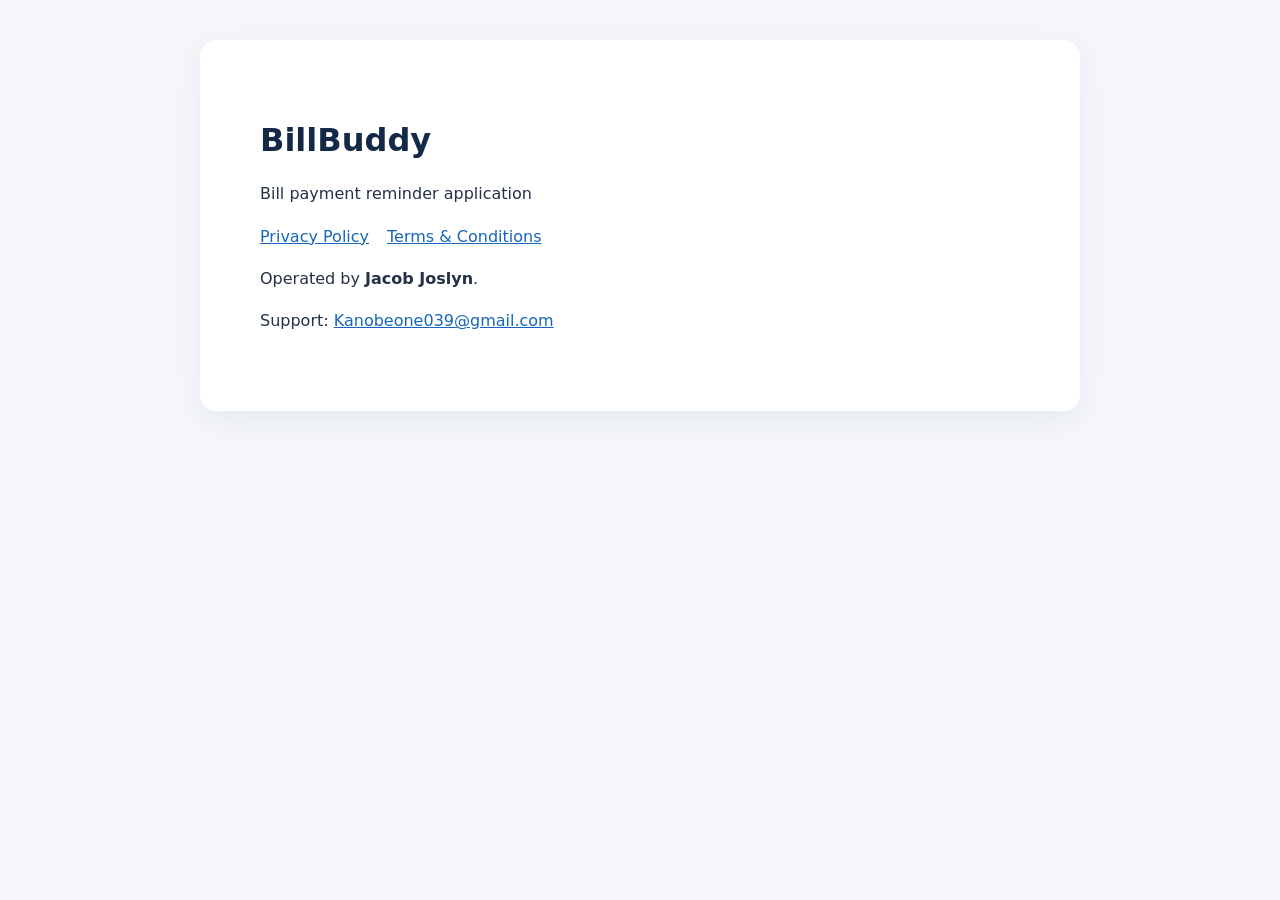
<file: index.html>
<!doctype html><html lang="en"><head><meta charset="utf-8"><meta name="viewport" content="width=device-width,initial-scale=1"><title>BillBuddy — Legal</title><link rel="stylesheet" href="style.css"></head><body><main><h1>BillBuddy</h1><p>Bill payment reminder application</p><nav><a href="privacy.html">Privacy Policy</a><a href="terms.html">Terms &amp; Conditions</a></nav><p>Operated by <strong>Jacob Joslyn</strong>.</p><p>Support: <a href="mailto:kanobeone039@gmail.com">Kanobeone039@gmail.com</a></p></main></body></html>
</file>
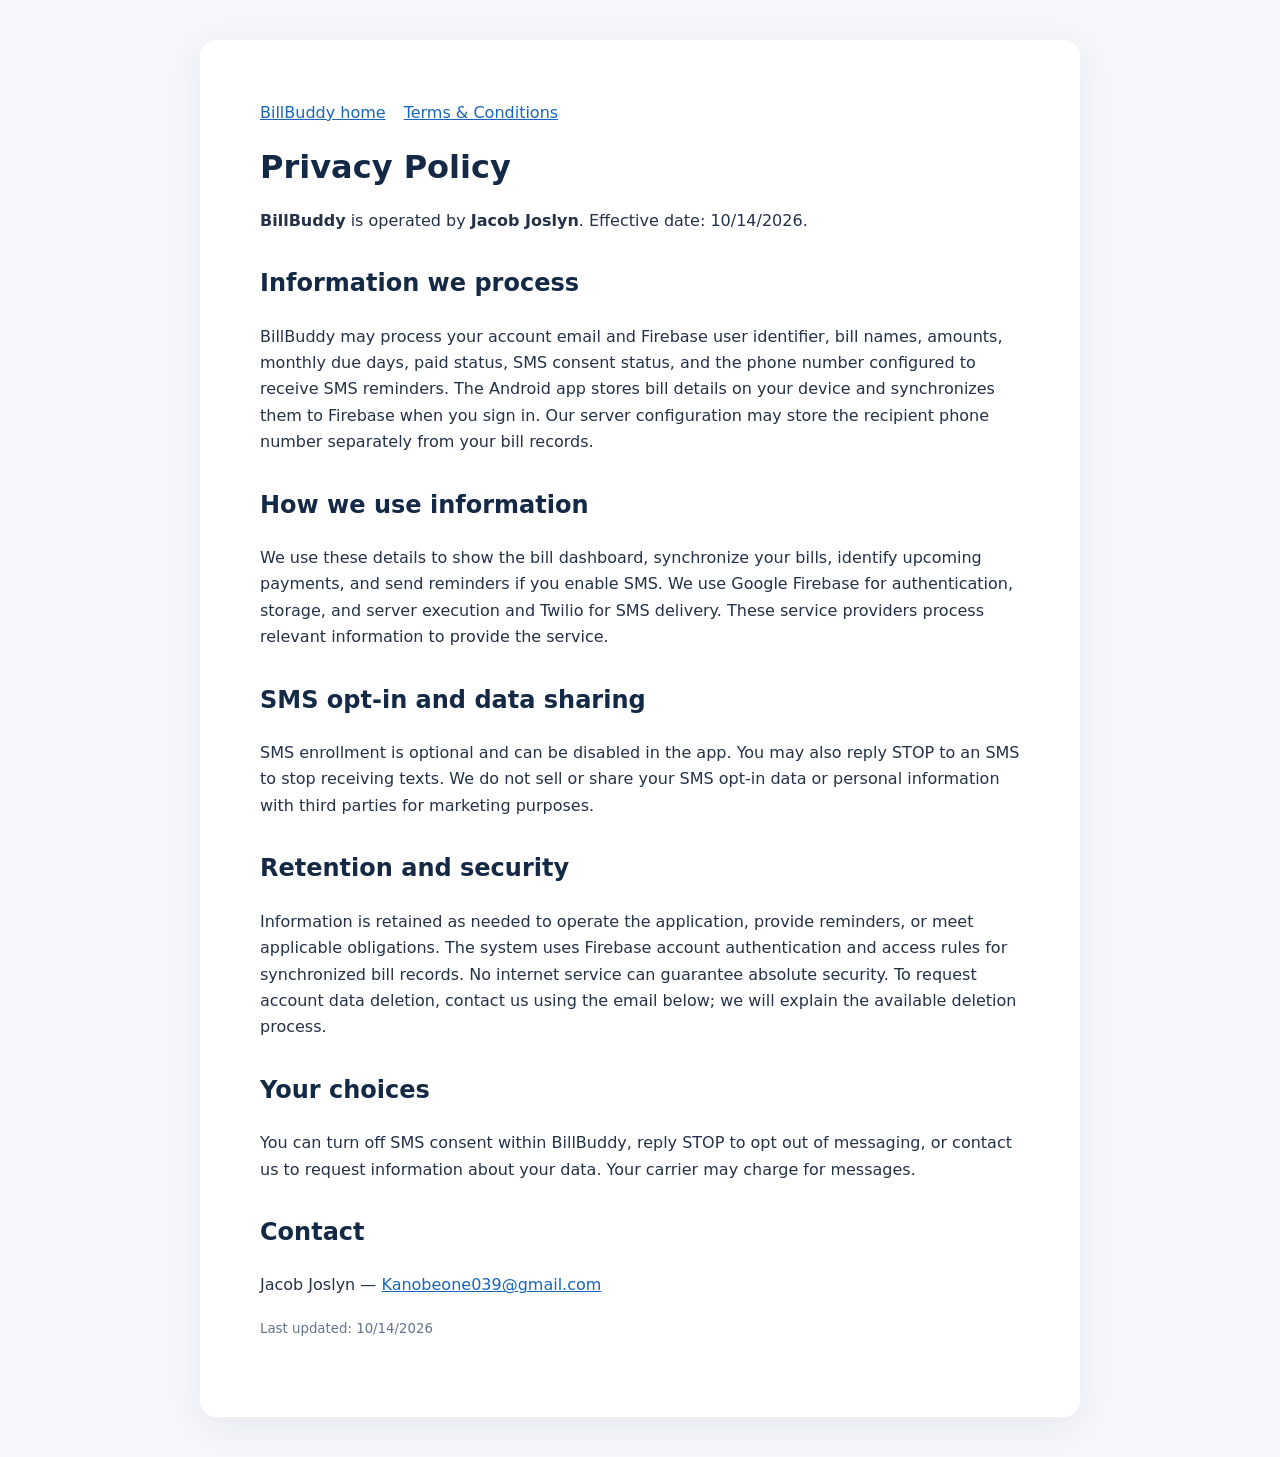
<file: privacy.html>
<!doctype html><html lang="en"><head><meta charset="utf-8"><meta name="viewport" content="width=device-width,initial-scale=1"><title>Privacy Policy — BillBuddy</title><link rel="stylesheet" href="style.css"></head><body><main><nav><a href="index.html">BillBuddy home</a><a href="terms.html">Terms &amp; Conditions</a></nav><h1>Privacy Policy</h1><p><strong>BillBuddy</strong> is operated by <strong>Jacob Joslyn</strong>. Effective date: 10/14/2026.</p><h2>Information we process</h2><p>BillBuddy may process your account email and Firebase user identifier, bill names, amounts, monthly due days, paid status, SMS consent status, and the phone number configured to receive SMS reminders. The Android app stores bill details on your device and synchronizes them to Firebase when you sign in. Our server configuration may store the recipient phone number separately from your bill records.</p><h2>How we use information</h2><p>We use these details to show the bill dashboard, synchronize your bills, identify upcoming payments, and send reminders if you enable SMS. We use Google Firebase for authentication, storage, and server execution and Twilio for SMS delivery. These service providers process relevant information to provide the service.</p><h2>SMS opt-in and data sharing</h2><p>SMS enrollment is optional and can be disabled in the app. You may also reply STOP to an SMS to stop receiving texts. We do not sell or share your SMS opt-in data or personal information with third parties for marketing purposes.</p><h2>Retention and security</h2><p>Information is retained as needed to operate the application, provide reminders, or meet applicable obligations. The system uses Firebase account authentication and access rules for synchronized bill records. No internet service can guarantee absolute security. To request account data deletion, contact us using the email below; we will explain the available deletion process.</p><h2>Your choices</h2><p>You can turn off SMS consent within BillBuddy, reply STOP to opt out of messaging, or contact us to request information about your data. Your carrier may charge for messages.</p><h2>Contact</h2><p>Jacob Joslyn — <a href="mailto:kanobeone039@gmail.com">Kanobeone039@gmail.com</a></p><p><small>Last updated: 10/14/2026</small></p></main></body></html>
</file>
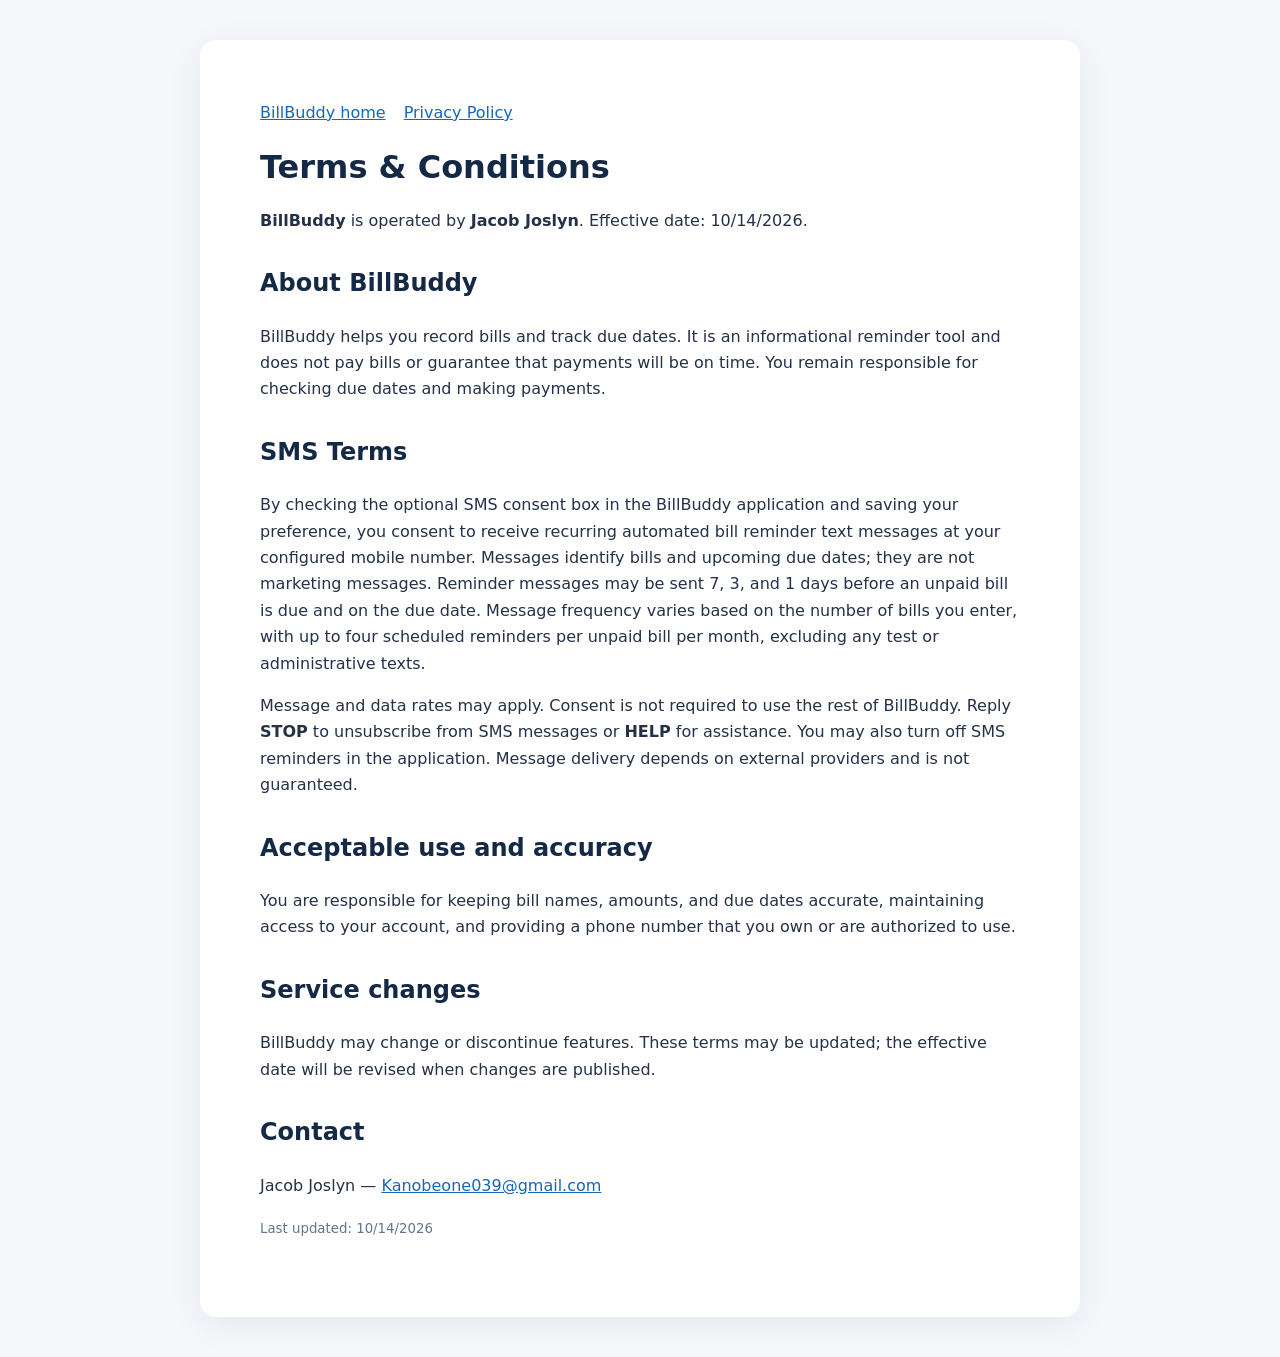
<file: terms.html>
<!doctype html><html lang="en"><head><meta charset="utf-8"><meta name="viewport" content="width=device-width,initial-scale=1"><title>Terms & Conditions — BillBuddy</title><link rel="stylesheet" href="style.css"></head><body><main><nav><a href="index.html">BillBuddy home</a><a href="privacy.html">Privacy Policy</a></nav><h1>Terms &amp; Conditions</h1><p><strong>BillBuddy</strong> is operated by <strong>Jacob Joslyn</strong>. Effective date: 10/14/2026.</p><h2>About BillBuddy</h2><p>BillBuddy helps you record bills and track due dates. It is an informational reminder tool and does not pay bills or guarantee that payments will be on time. You remain responsible for checking due dates and making payments.</p><h2>SMS Terms</h2><p>By checking the optional SMS consent box in the BillBuddy application and saving your preference, you consent to receive recurring automated bill reminder text messages at your configured mobile number. Messages identify bills and upcoming due dates; they are not marketing messages. Reminder messages may be sent 7, 3, and 1 days before an unpaid bill is due and on the due date. Message frequency varies based on the number of bills you enter, with up to four scheduled reminders per unpaid bill per month, excluding any test or administrative texts.</p><p>Message and data rates may apply. Consent is not required to use the rest of BillBuddy. Reply <strong>STOP</strong> to unsubscribe from SMS messages or <strong>HELP</strong> for assistance. You may also turn off SMS reminders in the application. Message delivery depends on external providers and is not guaranteed.</p><h2>Acceptable use and accuracy</h2><p>You are responsible for keeping bill names, amounts, and due dates accurate, maintaining access to your account, and providing a phone number that you own or are authorized to use.</p><h2>Service changes</h2><p>BillBuddy may change or discontinue features. These terms may be updated; the effective date will be revised when changes are published.</p><h2>Contact</h2><p>Jacob Joslyn — <a href="mailto:kanobeone039@gmail.com">Kanobeone039@gmail.com</a></p><p><small>Last updated: 10/14/2026</small></p></main></body></html>
</file>
<file: style.css>
body{margin:0;background:#f5f7fb;color:#243147;font:16px/1.65 system-ui,-apple-system,Segoe UI,sans-serif}main{max-width:760px;margin:40px auto;background:white;padding:clamp(22px,5vw,60px);border-radius:16px;box-shadow:0 8px 35px #14263a12}h1{font-size:2rem;line-height:1.2;color:#142945}h2{margin-top:30px;color:#142945}nav a{margin-right:18px}a{color:#1766bb}small{color:#64748b}.warn{background:#fff3ce;padding:15px;border:1px solid #dbb65a;border-radius:8px}
</file>
